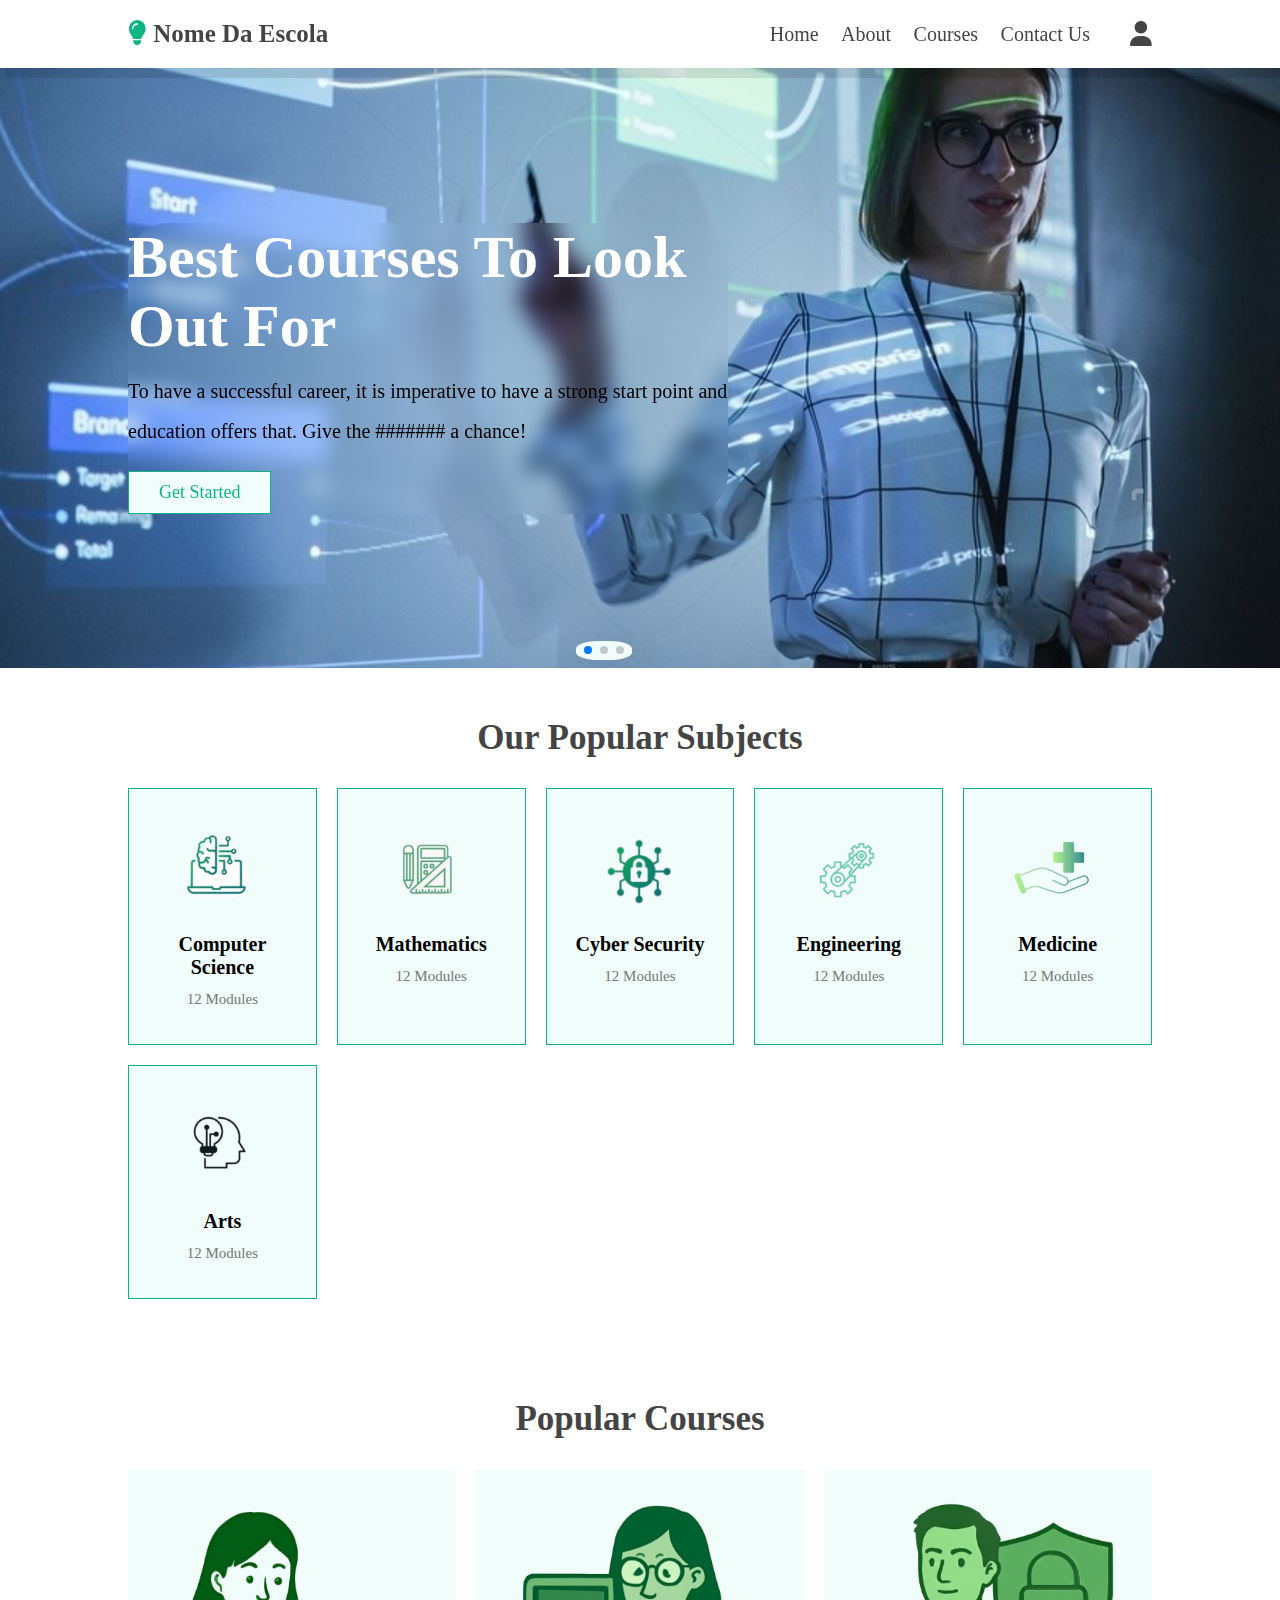
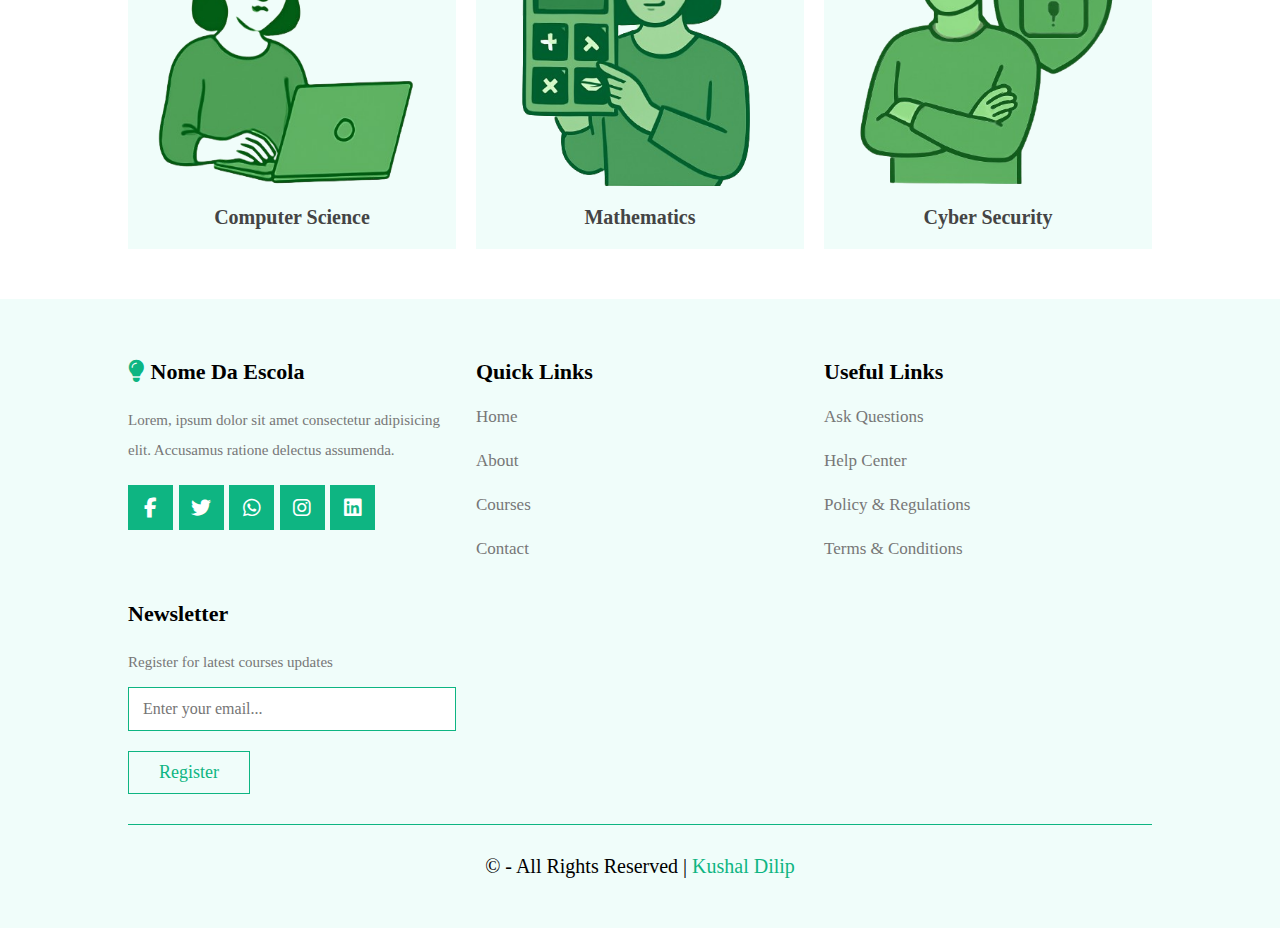
<file: index.html>
<!DOCTYPE html>
<html lang="en">
<head>
    <meta charset="UTF-8">
    <meta name="viewport" content="width=device-width, initial-scale=1.0">
    <title>Home</title>

    <!--    Link for Font Awesome CDN   -->
    <link rel="stylesheet" href="https://cdnjs.cloudflare.com/ajax/libs/font-awesome/6.7.2/css/all.min.css">
    <!--    Swiper CSS Link     -->
    <link rel="stylesheet" href="https://cdn.jsdelivr.net/npm/swiper@11/swiper-bundle.min.css"/>
    <!--    Linking the style.css file  -->
    <link rel="stylesheet" href="Assets/style.css">
</head>
<body>
    <!--    Header start point  -->
    <header class="header">
        <a href="#" class="logo"><i class="fas fa-lightbulb"></i> Nome da Escola</a>

        <nav class="navbar">
            <div id="close-navbar" class="fas fa-times"></div>
            <a href="index.html">Home</a>
            <a href="about.html">About</a>
            <a href="courses.html">Courses</a>
            <a href="contact.html">Contact us</a>
        </nav>
        <div class="icons">
            <div id="account-btn" class="fas fa-user"></div>
            <div id="menu-btn" class="fas fa-bars"></div>
        </div>
    </header>

    <!--    Account form start point  -->
    <div class="account-form">
        <div id="close-form" class="fas fa-times"></div>


        <div class="buttons">
            <span class="btn active login-btn">Login</span>
            <span class="btn register-btn">Register</span>
        </div>

        <form class="login-form active" action="">
            <h3>login now</h3>
            <input type="email" placeholder="Enter your email..." class="box">
            <input type="password" placeholder="Enter your password..." class="box">
            <div class="flex">
                <input type="checkbox" name="" id="remember-me">
                <label for="remember-me">remember me</label>
                <a href="#">Forgot Password?</a>
            </div>
            <input type="submit" value="login now" class="btn">
        </form>

        <form class="register-form" action="">
            <h3>Register now</h3>
            <input type="email" placeholder="Enter your email..." class="box">
            <input type="password" placeholder="Enter your password..." class="box">
            <input type="password" placeholder="Confirm your password..." class="box">
            
            <input type="submit" value="register now" class="btn">
        </form>
    </div>
    <!--    Account form end point  -->
    <!--    Header end point  -->

    <!--    Home Section start point    -->
        <section class="home">
            <div class="swiper home-slider">
                <div class="swiper-wrapper">
                    <section class="swiper-slide slide" style="background: url(Images/student_home_slider1.jpg) no-repeat;">
                        <div class="content">
                            <h3>Best Courses to look out for</h3>
                            <p>To have a successful career, it is imperative to have a strong start point and education offers that. Give the ####### a chance!</p>
                            <a href="#" class="btn">Get Started</a>
                        </div>
                    </section>
                    <section class="swiper-slide slide" style="background: url(Images/student_home_slider2.jpeg) no-repeat;">
                        <div class="content">
                            <h3>Best Courses to look out for</h3>
                            <p>To have a successful career, it is imperative to have a strong start point and education offers that. Give the ####### a chance!</p>
                            <a href="#" class="btn">Get Started</a>
                        </div>
                    </section>
                    <section class="swiper-slide slide" style="background: url(Images/student_home_slider3.jpeg) no-repeat;">
                        <div class="content">
                            <h3>Best Courses to look out for</h3>
                            <p>To have a successful career, it is imperative to have a strong start point and education offers that. Give the ####### a chance!</p>
                            <a href="#" class="btn">Get Started</a>
                        </div>
                    </section>
                </div>
                <div class="swiper-pagination"></div>
            </div>
        </section>
    <!--    Home Section end point      -->

    <!--    Subjects Section start point    -->
        <section class="subjects">
            <h1 class="heading">Our popular subjects</h1>
            <div class="box-container">
                <div class="box">
                    <img src="Images/logo_compsci.png" alt="">
                    <h3>Computer Science</h3>
                    <p>12 Modules</p>
                </div>
                <div class="box">
                    <img src="Images/logo_maths.png" alt="">
                    <h3>Mathematics</h3>
                    <p>12 Modules</p>
                </div>
                <div class="box">
                    <img src="Images/logo_cybersec.png" alt="">
                    <h3>Cyber Security</h3>
                    <p>12 Modules</p>
                </div>
                <div class="box">
                    <img src="Images/logo_engineering.png" alt="">
                    <h3>Engineering</h3>
                    <p>12 Modules</p>
                </div>
                <div class="box">
                    <img src="Images/logo_medicine.png" alt="">
                    <h3>Medicine</h3>
                    <p>12 Modules</p>
                </div>
                <div class="box">
                    <img src="Images/logo_arts.png" alt="">
                    <h3>Arts</h3>
                    <p>12 Modules</p>
                </div>
            </div>
            
        </section>

    <!--    Subjects Section end point    -->

    <!--    Home Courses Slider Section start point    -->
        <section class="home-courses">
            <h1 class="heading">Popular Courses </h1>

            <div class="swiper home-courses-slider">
                <div class="swiper-wrapper">
                    <div class="swiper-slide slide">
                        <div class="image">
                            <img src="Images/course_Compsci.png" alt="">
                            <h3>Computer Science</h3>
                        </div>
                        <div class="content">
                            <h3>Computer Science</h3>
                            <p>Lorem ipsum dolor sit amet, consectetur adipisicing elit. Eaque culpa corporis nemo.!</p>
                            <a href="#" class="btn">Read more</a>
                        </div>
                    </div>

                    <div class="swiper-slide slide">
                        <div class="image">
                            <img src="Images/course_Maths.png" alt="">
                            <h3>Mathematics</h3>
                        </div>
                        <div class="content">
                            <h3>Mathematics</h3>
                            <p>Lorem ipsum dolor sit amet, consectetur adipisicing elit. Eaque culpa corporis nemo.!</p>
                            <a href="#" class="btn">Read more</a>
                        </div>
                    </div>

                    <div class="swiper-slide slide">
                        <div class="image">
                            <img src="Images/course_CyberSec.png" alt="">
                            <h3>Cyber Security</h3>
                        </div>
                        <div class="content">
                            <h3>Cyber Security</h3>
                            <p>Lorem ipsum dolor sit amet, consectetur adipisicing elit. Eaque culpa corporis nemo.!</p>
                            <a href="#" class="btn">Read more</a>
                        </div>
                    </div>

                    <div class="swiper-slide slide">
                        <div class="image">
                            <img src="Images/course_Eng.png" alt="">
                            <h3>Engineering</h3>
                        </div>
                        <div class="content">
                            <h3>Engineering</h3>
                            <p>Lorem ipsum dolor sit amet, consectetur adipisicing elit. Eaque culpa corporis nemo.!</p>
                            <a href="#" class="btn">Read more</a>
                        </div>
                    </div>

                    <div class="swiper-slide slide">
                        <div class="image">
                            <img src="Images/course_Med.png" alt="">
                            <h3>Medicine</h3>
                        </div>
                        <div class="content">
                            <h3>Medicine</h3>
                            <p>Lorem ipsum dolor sit amet, consectetur adipisicing elit. Eaque culpa corporis nemo.!</p>
                            <a href="#" class="btn">Read more</a>
                        </div>
                    </div>

                    <div class="swiper-slide slide">
                        <div class="image">
                            <img src="Images/course_Arts.png" alt="">
                            <h3>Arts</h3>
                        </div>
                        <div class="content">
                            <h3>Arts</h3>
                            <p>Lorem ipsum dolor sit amet, consectetur adipisicing elit. Eaque culpa corporis nemo.!</p>
                            <a href="#" class="btn">Read more</a>
                        </div>
                    </div>
                </div>
            </div>
        </section>
    <!--    Home Courses Slider Section end point    -->
    












    <!--    Footer start point  -->
    <section class="footer">
        <div class="box-container">
            <div class="box">
                <h3> <i class="fas fa-lightbulb"></i> Nome da escola</h3>
                <p>Lorem, ipsum dolor sit amet consectetur adipisicing elit. Accusamus ratione delectus assumenda.</p>
                <div class="share">
                    <a href="#" class="fab fa-facebook-f"></a>
                    <a href="#" class="fab fa-twitter"></a>
                    <a href="#" class="fab fa-whatsapp"></a>
                    <a href="#" class="fab fa-instagram"></a>
                    <a href="#" class="fab fa-linkedin"></a>
                </div>
            </div>

            <div class="box">
                <h3>Quick Links</h3>
                <a href="index.html" class="link">Home</a>
                <a href="about.html" class="link">About</a>
                <a href="courses.html" class="link">Courses</a>
                <a href="contact.html" class="link">Contact</a>
            </div>

            <div class="box">
                <h3>Useful Links</h3>
                <a href="#" class="link">Ask Questions</a>
                <a href="#" class="link">Help Center</a>
                <a href="#" class="link">Policy & Regulations</a>
                <a href="#" class="link">Terms & Conditions</a>
            </div>

            <div class="box">
                <h3>Newsletter</h3>
                <p>Register for latest courses updates</p>
                <form action="">
                    <input type="email" name="" placeholder="Enter your email..." id="" class="email">
                    <input type="submit" value="Register" class="btn">
                </form>
            </div>
        </div>
        <div class="credit">© - All rights reserved |<span> Kushal Dilip</span></div>
    </section>


    

    <!--    Footer end point  -->



    <!--    Swiper JS Link    -->
    <script src="https://cdn.jsdelivr.net/npm/swiper@11/swiper-bundle.min.js"></script>


    <!--    Personal main.js    -->
    <script src="Assets/main.js"></script>

    
</body>
</html>
</file>
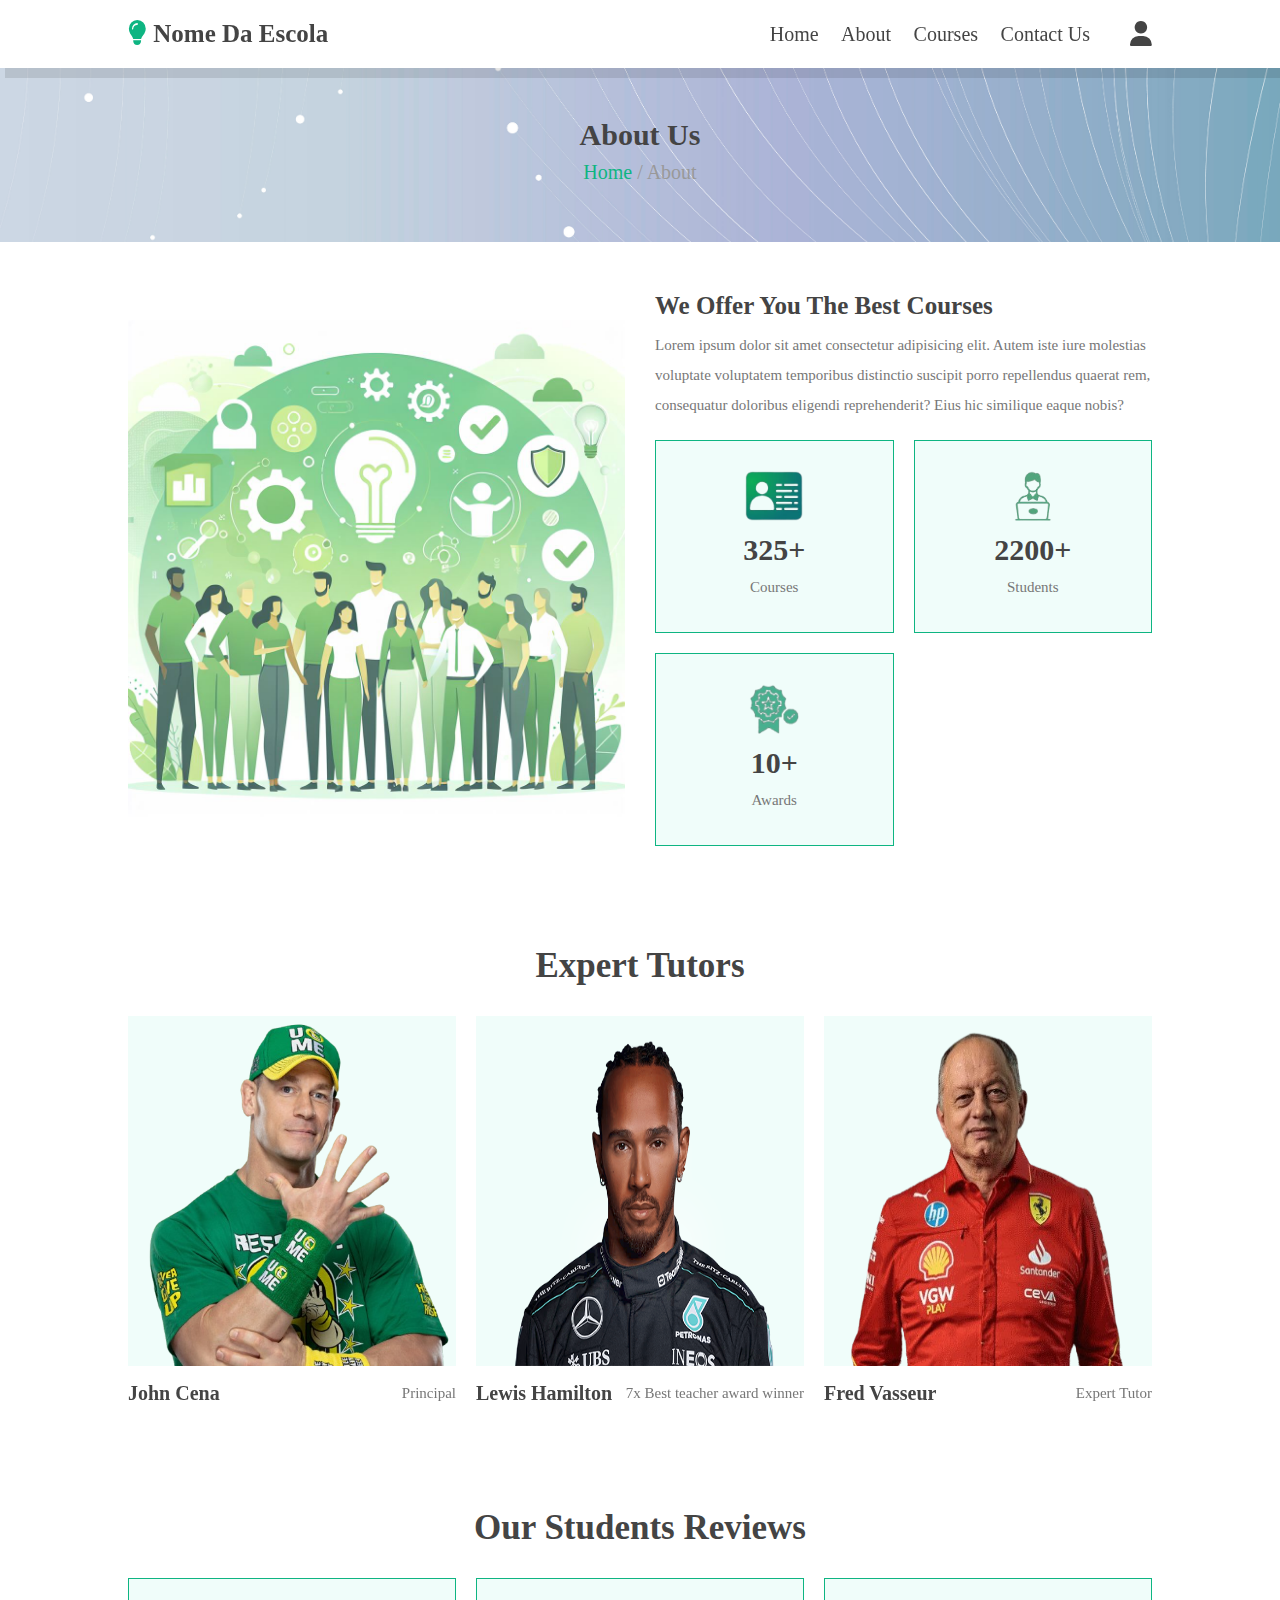
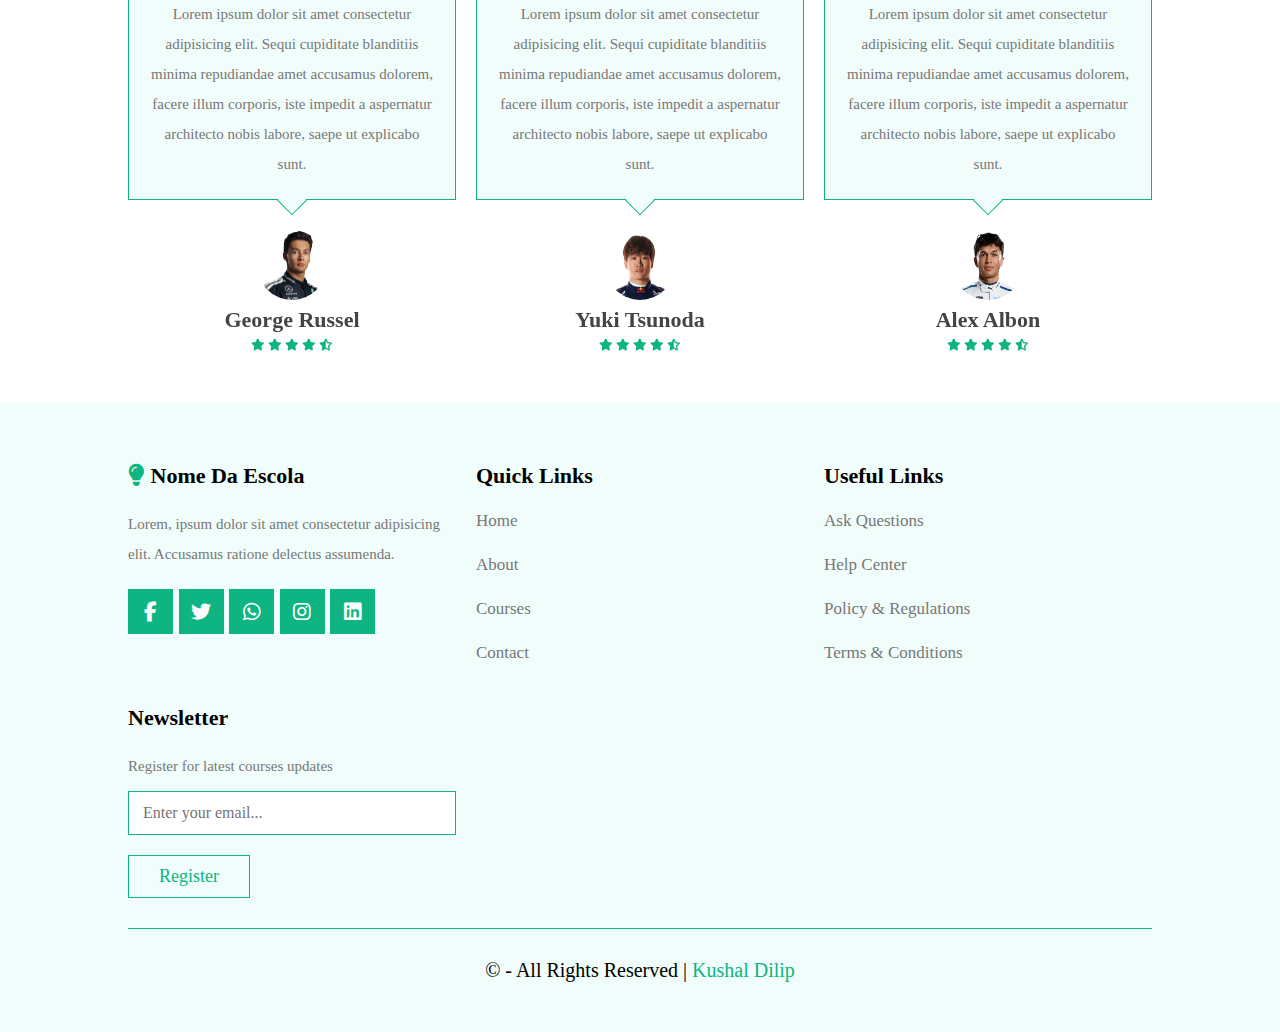
<file: about.html>
<!DOCTYPE html>
<html lang="en">
<head>
    <meta charset="UTF-8">
    <meta name="viewport" content="width=device-width, initial-scale=1.0">
    <title>About</title>

    <!--    Link for Font Awesome CDN   -->
    <link rel="stylesheet" href="https://cdnjs.cloudflare.com/ajax/libs/font-awesome/6.7.2/css/all.min.css">
     <!--    Swiper CSS Link     -->
    <link rel="stylesheet" href="https://cdn.jsdelivr.net/npm/swiper@11/swiper-bundle.min.css">
    <!--    Linking the style.css file  -->
    <link rel="stylesheet" href="Assets/style.css">
</head>
<body>
    <!--    Header start point  -->
    <header class="header">
        <a href="#" class="logo"><i class="fas fa-lightbulb"></i> Nome da Escola</a>

        <nav class="navbar">
            <div id="close-navbar" class="fas fa-times"></div>
            <a href="index.html">Home</a>
            <a href="about.html">About</a>
            <a href="courses.html">Courses</a>
            <a href="contact.html">Contact us</a>
        </nav>
        <div class="icons">
            <div id="account-btn" class="fas fa-user"></div>
            <div id="menu-btn" class="fas fa-bars"></div>
        </div>
    </header>

    <!--    Account form start point  -->
    <div class="account-form">
        <div id="close-form" class="fas fa-times"></div>


        <div class="buttons">
            <span class="btn active login-btn">Login</span>
            <span class="btn register-btn">Register</span>
        </div>

        <form class="login-form active" action="">
            <h3>login now</h3>
            <input type="email" placeholder="Enter your email..." class="box">
            <input type="password" placeholder="Enter your password..." class="box">
            <div class="flex">
                <input type="checkbox" name="" id="remember-me">
                <label for="remember-me">remember me</label>
                <a href="#">Forgot Password?</a>
            </div>
            <input type="submit" value="login now" class="btn">
        </form>

        <form class="register-form" action="">
            <h3>Register now</h3>
            <input type="email" placeholder="Enter your email..." class="box">
            <input type="password" placeholder="Enter your password..." class="box">
            <input type="password" placeholder="Confirm your password..." class="box">
            
            <input type="submit" value="register now" class="btn">
        </form>
    </div>
    <!--    Account form end point  -->
    <!--    Header end point  -->

    <section class="heading-link">
        <h3>About us</h3>
        <p><a href="index.html">Home</a> / About</p>
    </section>

    <!--    About Section start point   -->
    <section class="about">
        <div class="images">
            <img src="Images/about_us_img.png" alt="">
        </div>
        <div class="content">
            <h3 class="about-title">We offer you the best courses</h3>
            <p>Lorem ipsum dolor sit amet consectetur adipisicing elit. Autem iste iure molestias voluptate voluptatem temporibus distinctio suscipit porro repellendus quaerat rem, consequatur doloribus eligendi reprehenderit? Eius hic similique eaque nobis?</p>
            <div class="icons-container">
                <div class="icons">
                    <img src="Images/about_us_icon.png" alt="">
                    <h3>325+</h3>
                    <span>Courses</span>
                </div>
                <div class="icons">
                    <img src="Images/students_icon.png" alt="">
                    <h3>2200+</h3>
                    <span>Students</span>
                </div>
                <div class="icons">
                    <img src="Images/awards_icon.png" alt="">
                    <h3>10+</h3>
                    <span>Awards</span>
                </div>
            </div>
        </div>
 
    </section>
    <!--    About Section end point   -->


    <!--    Teachers Section start point  -->
    <section class="teachers">
        <h1 class="heading">Expert tutors</h1>
        <div class="swiper teachers-slider">
            <div class="swiper-wrapper">
                
                <div class="swiper-slide slide">
                    <div class="image">
                        <img src="Images/John_Cena.png" alt="">
                        <div class="share">
                            <a href="#" class="fab fa-facebook-f"></a>
                            <a href="#" class="fab fa-twitter"></a>
                            <a href="#" class="fab fa-whatsapp"></a>
                            <a href="#" class="fab fa-instagram"></a>
                            <a href="#" class="fab fa-linkedin"></a>
                        </div>
                    </div>
                

                    <div class="content">
                        <h3>John Cena</h3>
                        <span>Principal</span>
                    </div>
                </div>

                <div class="swiper-slide slide">
                    <div class="image">
                        <img src="Images/Lewis_Hamilton.png" alt="">
                        <div class="share">
                            <a href="#" class="fab fa-facebook-f"></a>
                            <a href="#" class="fab fa-twitter"></a>
                            <a href="#" class="fab fa-whatsapp"></a>
                            <a href="#" class="fab fa-instagram"></a>
                            <a href="#" class="fab fa-linkedin"></a>
                        </div>
                    </div>

                    <div class="content">
                        <h3>Lewis Hamilton</h3>
                        <span>7x Best teacher award winner</span>
                    </div>
                </div>

                <div class="swiper-slide slide">
                    <div class="image">
                        <img src="Images/Fred_Vasseur.png" alt="">
                        <div class="share">
                            <a href="#" class="fab fa-facebook-f"></a>
                            <a href="#" class="fab fa-twitter"></a>
                            <a href="#" class="fab fa-whatsapp"></a>
                            <a href="#" class="fab fa-instagram"></a>
                            <a href="#" class="fab fa-linkedin"></a>
                        </div>
                    </div>

                    <div class="content">
                        <h3>Fred Vasseur</h3>
                        <span>Expert Tutor</span>
                    </div>
                </div>

                <div class="swiper-slide slide">
                    <div class="image">
                        <img src="Images/Toto_Wolff.png" alt="">
                        <div class="share">
                            <a href="#" class="fab fa-facebook-f"></a>
                            <a href="#" class="fab fa-twitter"></a>
                            <a href="#" class="fab fa-whatsapp"></a>
                            <a href="#" class="fab fa-instagram"></a>
                            <a href="#" class="fab fa-linkedin"></a>
                        </div>
                    </div>

                    <div class="content">
                        <h3>Toto Wolff</h3>
                        <span>Expert Tutor</span>
                    </div>
                </div>

                <div class="swiper-slide slide">
                    <div class="image">
                        <img src="Images/Max Verstappen.png" alt="">
                        <div class="share">
                            <a href="#" class="fab fa-facebook-f"></a>
                            <a href="#" class="fab fa-twitter"></a>
                            <a href="#" class="fab fa-whatsapp"></a>
                            <a href="#" class="fab fa-instagram"></a>
                            <a href="#" class="fab fa-linkedin"></a>
                        </div>
                    </div>

                    <div class="content">
                        <h3>Max Verstappen</h3>
                        <span>4x Best teacher award winner</span>
                    </div>
                </div>

                <div class="swiper-slide slide">
                    <div class="image">
                        <img src="Images/James_Vowles.png" alt="">
                        <div class="share">
                            <a href="#" class="fab fa-facebook-f"></a>
                            <a href="#" class="fab fa-twitter"></a>
                            <a href="#" class="fab fa-whatsapp"></a>
                            <a href="#" class="fab fa-instagram"></a>
                            <a href="#" class="fab fa-linkedin"></a>
                        </div>
                    </div>

                    <div class="content">
                        <h3>James Vowles</h3>
                        <span>Expert Tutor</span>
                    </div>
                </div>
            </div>
        </div>
    </section>
    <!--    Teachers Section end point    -->


    <!--    Students Review Section start point -->
    <section class="reviews">
        <h1 class="heading"> Our students reviews</h1>
        <div class="swiper reviews-slider">
            <div class="swiper-wrapper">
                <div class="swiper-slide slide">
                    <p>Lorem ipsum dolor sit amet consectetur adipisicing elit. Sequi cupiditate blanditiis minima repudiandae amet accusamus dolorem, facere illum corporis, iste impedit a aspernatur architecto nobis labore, saepe ut explicabo sunt.</p>
                    <img src="Images/George_Russel.png" alt="">
                    <h3>George Russel</h3>
                    <div class="stars">
                        <i class="fas fa-star"></i>
                        <i class="fas fa-star"></i>
                        <i class="fas fa-star"></i>
                        <i class="fas fa-star"></i>
                        <i class="fas fa-star-half-alt"></i>
                    </div>
                </div>
                <div class="swiper-slide slide">
                    <p>Lorem ipsum dolor sit amet consectetur adipisicing elit. Sequi cupiditate blanditiis minima repudiandae amet accusamus dolorem, facere illum corporis, iste impedit a aspernatur architecto nobis labore, saepe ut explicabo sunt.</p>
                    <img src="Images/Yuki_Tsunoda.png" alt="">
                    <h3>Yuki Tsunoda</h3>
                    <div class="stars">
                        <i class="fas fa-star"></i>
                        <i class="fas fa-star"></i>
                        <i class="fas fa-star"></i>
                        <i class="fas fa-star"></i>
                        <i class="fas fa-star-half-alt"></i>
                    </div>
                </div>
                <div class="swiper-slide slide">
                    <p>Lorem ipsum dolor sit amet consectetur adipisicing elit. Sequi cupiditate blanditiis minima repudiandae amet accusamus dolorem, facere illum corporis, iste impedit a aspernatur architecto nobis labore, saepe ut explicabo sunt.</p>
                    <img src="Images/Alex_Albon.png" alt="">
                    <h3>Alex Albon</h3>
                    <div class="stars">
                        <i class="fas fa-star"></i>
                        <i class="fas fa-star"></i>
                        <i class="fas fa-star"></i>
                        <i class="fas fa-star"></i>
                        <i class="fas fa-star-half-alt"></i>
                    </div>
                </div>
                <div class="swiper-slide slide">
                    <p>Lorem ipsum dolor sit amet consectetur adipisicing elit. Sequi cupiditate blanditiis minima repudiandae amet accusamus dolorem, facere illum corporis, iste impedit a aspernatur architecto nobis labore, saepe ut explicabo sunt.</p>
                    <img src="Images/Kimi_Antonelli.png" alt="">
                    <h3>Kimi Antonelli</h3>
                    <div class="stars">
                        <i class="fas fa-star"></i>
                        <i class="fas fa-star"></i>
                        <i class="fas fa-star"></i>
                        <i class="fas fa-star"></i>
                        <i class="fas fa-star-half-alt"></i>
                    </div>
                </div>
                <div class="swiper-slide slide">
                    <p>Lorem ipsum dolor sit amet consectetur adipisicing elit. Sequi cupiditate blanditiis minima repudiandae amet accusamus dolorem, facere illum corporis, iste impedit a aspernatur architecto nobis labore, saepe ut explicabo sunt.</p>
                    <img src="Images/Carlos_Sainz.png" alt="">
                    <h3>Carlos Sainz</h3>
                    <div class="stars">
                        <i class="fas fa-star"></i>
                        <i class="fas fa-star"></i>
                        <i class="fas fa-star"></i>
                        <i class="fas fa-star"></i>
                        <i class="fas fa-star-half-alt"></i>
                    </div>
                </div>
                <div class="swiper-slide slide">
                    <p>Lorem ipsum dolor sit amet consectetur adipisicing elit. Sequi cupiditate blanditiis minima repudiandae amet accusamus dolorem, facere illum corporis, iste impedit a aspernatur architecto nobis labore, saepe ut explicabo sunt.</p>
                    <img src="Images/Charles_Leclerc.png" alt="">
                    <h3>Charles Leclerc</h3>
                    <div class="stars">
                        <i class="fas fa-star"></i>
                        <i class="fas fa-star"></i>
                        <i class="fas fa-star"></i>
                        <i class="fas fa-star"></i>
                        <i class="fas fa-star-half-alt"></i>
                    </div>
                </div>
            </div>
        </div>
    </section>
    <!--    Students Review Section end point   -->
    













    <!--    Footer start point  -->
    <section class="footer">
        <div class="box-container">
            <div class="box">
                <h3> <i class="fas fa-lightbulb"></i> Nome da escola</h3>
                <p>Lorem, ipsum dolor sit amet consectetur adipisicing elit. Accusamus ratione delectus assumenda.</p>
                <div class="share">
                    <a href="#" class="fab fa-facebook-f"></a>
                    <a href="#" class="fab fa-twitter"></a>
                    <a href="#" class="fab fa-whatsapp"></a>
                    <a href="#" class="fab fa-instagram"></a>
                    <a href="#" class="fab fa-linkedin"></a>
                </div>
            </div>

            <div class="box">
                <h3>Quick Links</h3>
                <a href="index.html" class="link">Home</a>
                <a href="about.html" class="link">About</a>
                <a href="courses.html" class="link">Courses</a>
                <a href="contact.html" class="link">Contact</a>
            </div>

            <div class="box">
                <h3>Useful Links</h3>
                <a href="#" class="link">Ask Questions</a>
                <a href="#" class="link">Help Center</a>
                <a href="#" class="link">Policy & Regulations</a>
                <a href="#" class="link">Terms & Conditions</a>
            </div>

            <div class="box">
                <h3>Newsletter</h3>
                <p>Register for latest courses updates</p>
                <form action="">
                    <input type="email" name="" placeholder="Enter your email..." id="" class="email">
                    <input type="submit" value="Register" class="btn">
                </form>
            </div>
        </div>
        <div class="credit">© - All rights reserved |<span> Kushal Dilip</span></div>
    </section>


    

    <!--    Footer end point  -->

    
    

    <!--    Swiper JS Link    -->
    <script src="https://cdn.jsdelivr.net/npm/swiper@11/swiper-bundle.min.js"></script>


    <!--    Personal main.js    -->
    <script src="Assets/main.js"></script>
</body>
</html>
</file>
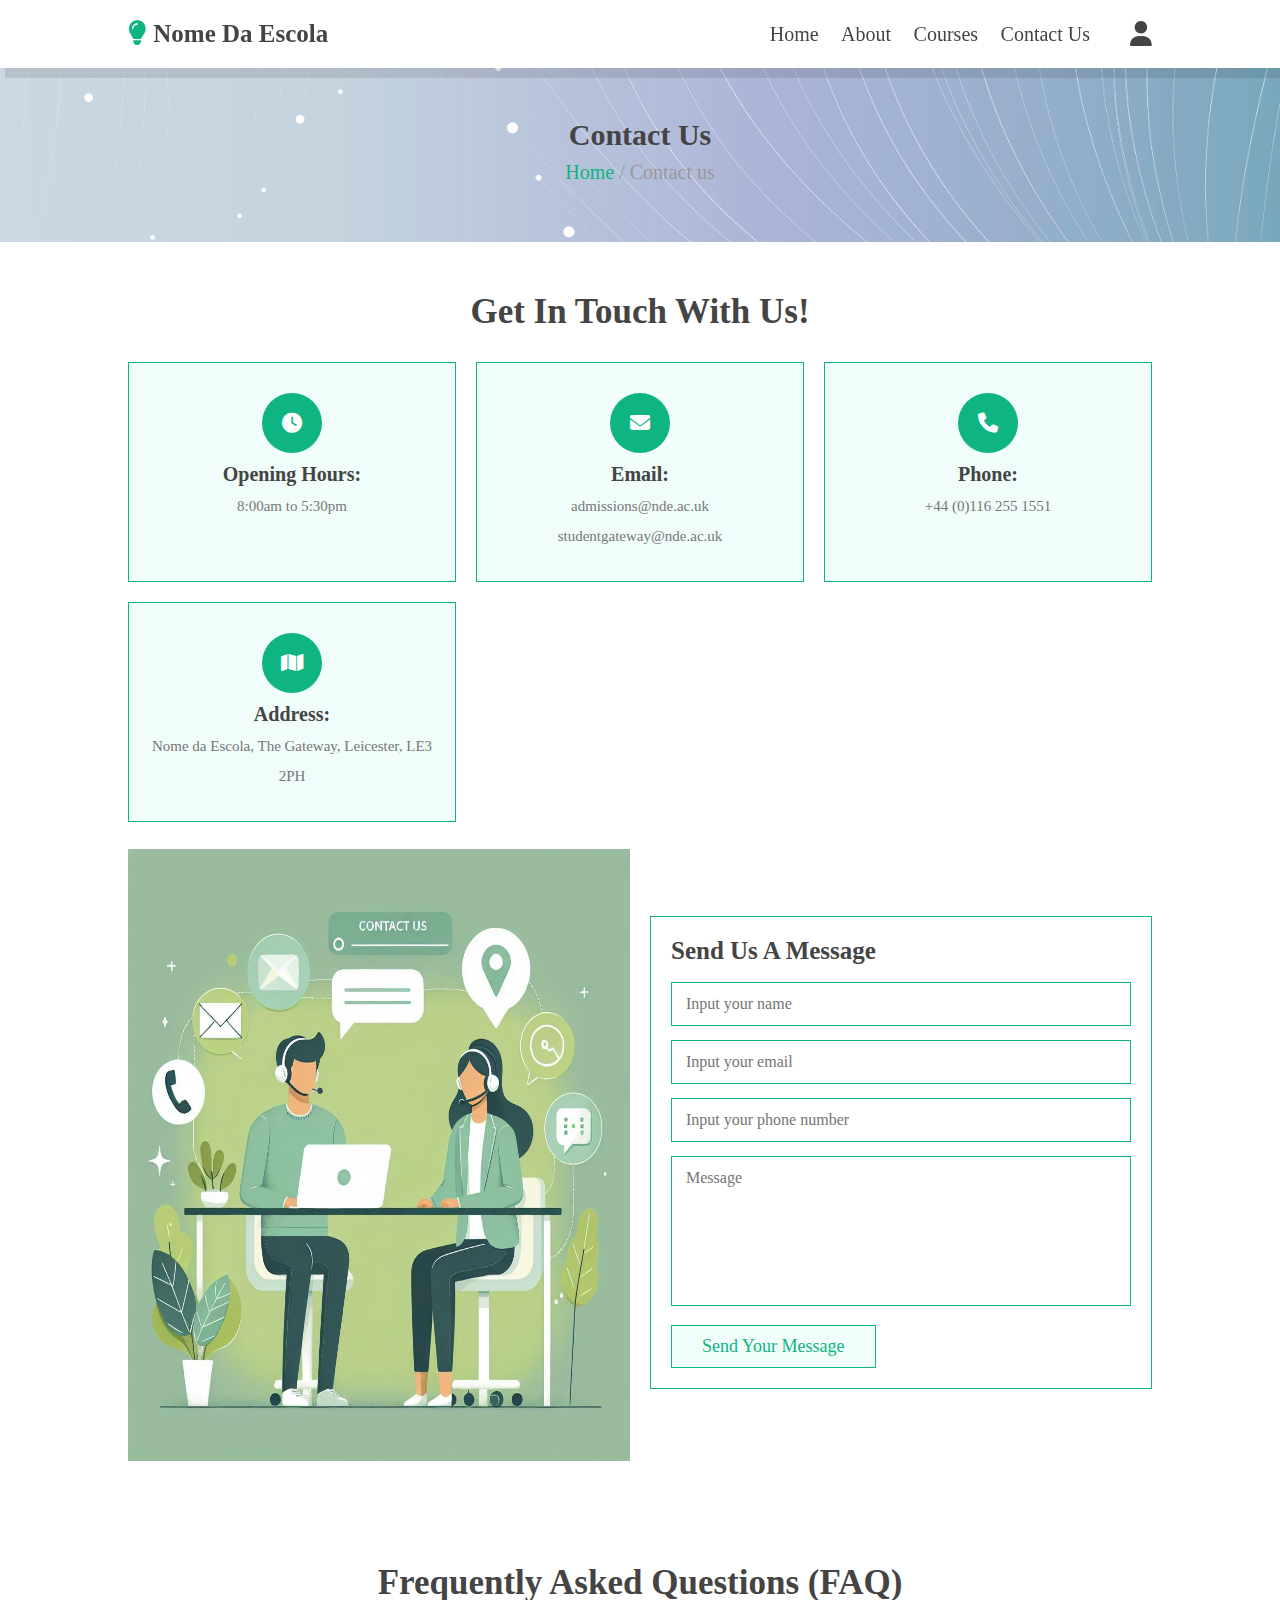
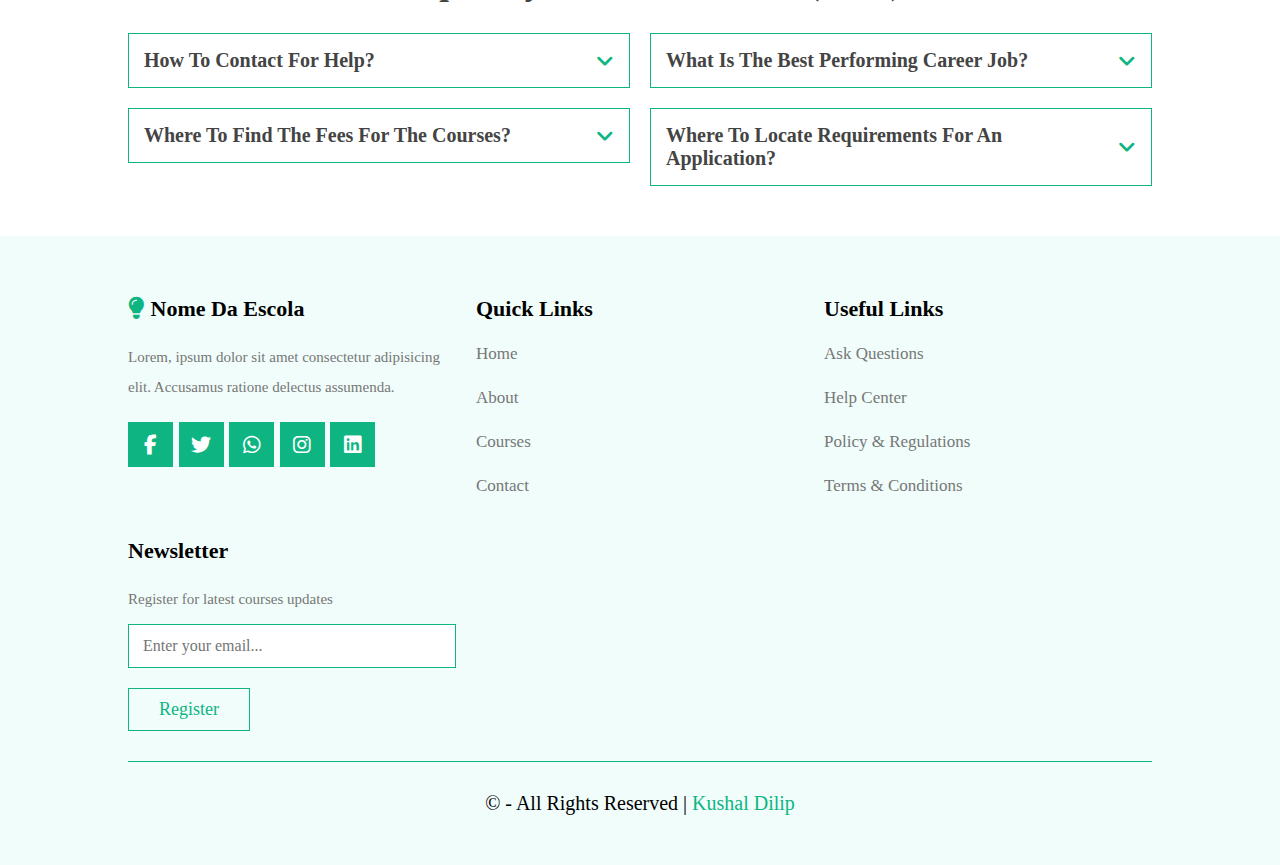
<file: contact.html>
<!DOCTYPE html>
<html lang="en">
<head>
    <meta charset="UTF-8">
    <meta name="viewport" content="width=device-width, initial-scale=1.0">
    <title>Contact us</title>

    <!--    Link for Font Awesome CDN   -->
    <link rel="stylesheet" href="https://cdnjs.cloudflare.com/ajax/libs/font-awesome/6.7.2/css/all.min.css">
     <!--    Swiper CSS Link     -->
    <link rel="stylesheet" href="https://cdn.jsdelivr.net/npm/swiper@11/swiper-bundle.min.css">
    <!--    Linking the style.css file  -->
    <link rel="stylesheet" href="Assets/style.css">
</head>
<body>
    <!--    Header start point  -->
    <header class="header">
        <a href="#" class="logo"><i class="fas fa-lightbulb"></i> Nome da Escola</a>

        <nav class="navbar">
            <div id="close-navbar" class="fas fa-times"></div>
            <a href="home.html">Home</a>
            <a href="about.html">About</a>
            <a href="courses.html">Courses</a>
            <a href="contact.html">Contact us</a>
        </nav>
        <div class="icons">
            <div id="account-btn" class="fas fa-user"></div>
            <div id="menu-btn" class="fas fa-bars"></div>
        </div>
    </header>

    <!--    Account form start point  -->
    <div class="account-form">
        <div id="close-form" class="fas fa-times"></div>


        <div class="buttons">
            <span class="btn active login-btn">Login</span>
            <span class="btn register-btn">Register</span>
        </div>

        <form class="login-form active" action="">
            <h3>login now</h3>
            <input type="email" placeholder="Enter your email..." class="box">
            <input type="password" placeholder="Enter your password..." class="box">
            <div class="flex">
                <input type="checkbox" name="" id="remember-me">
                <label for="remember-me">remember me</label>
                <a href="#">Forgot Password?</a>
            </div>
            <input type="submit" value="login now" class="btn">
        </form>

        <form class="register-form" action="">
            <h3>Register now</h3>
            <input type="email" placeholder="Enter your email..." class="box">
            <input type="password" placeholder="Enter your password..." class="box">
            <input type="password" placeholder="Confirm your password..." class="box">
            
            <input type="submit" value="register now" class="btn">
        </form>
    </div>
    <!--    Account form end point  -->
    <!--    Header end point  -->

    <section class="heading-link">
        <h3>Contact us</h3>
        <p><a href="home.html">Home</a> / Contact us</p>
    </section>

    <!-- Contact section start point     -->

    <section class="contact">
        <h1 class="heading">Get in touch with us!</h1>
        <div class="icons-container">
            <div class="icons">
                <i class="fas fa-clock"></i>
                <h3>Opening hours:</h3>
                <p>8:00am to 5:30pm</p>
            </div>

            <div class="icons">
                <i class="fas fa-envelope"></i>
                <h3>Email:</h3>
                <p>admissions@nde.ac.uk</p>
                <p>studentgateway@nde.ac.uk</p>
            </div>

            <div class="icons">
                
                <i class="fas fa-phone"></i>
                <h3>Phone:</h3>
                <p>+44 (0)116 255 1551</p>
            </div>

            <div class="icons">
                <i class="fas fa-map"></i>
                <h3>Address:</h3>
                <p>Nome da Escola, The Gateway, Leicester, LE3 2PH</p>
            </div>
        </div>
        <div class="row">
            <div class="image">
                <img src="Images/contact_us_img.jpeg" alt="">
            </div>
            <form action="">
                <h3>Send us a message</h3>
                <input type="text" placeholder="Input your name" class="box">
                <input type="email" placeholder="Input your email" class="box">
                <input type="number" placeholder="Input your phone number" class="box">
                <textarea name="" class="box" placeholder="Message" id="" cols="30" rows="10"></textarea>
                <input type="submit" value="Send your message" class="btn">
            </form>
        </div>
    </section>


    <!--   Contact section end point   -->


    <!--    FAQ Section start point    -->
    <section class="faq">
        <h1 class="heading">Frequently asked questions (FAQ)</h1>
        <div class="accordion-container">
            <div class="accordion">
                <div class="accordion-heading">
                    <h3>How to contact for help?</h3>
                    <i class="fas fa-angle-down"></i>
                </div>
                <p class="accordion-content">Lorem ipsum dolor, sit amet consectetur adipisicing elit. Quia, aperiam labore consequatur aliquam veniam, fuga quis neque eum ipsum illo ea ab omnis nulla rem tempore similique deleniti nemo ratione!
                </p>
            </div>
            <div class="accordion">
                <div class="accordion-heading">
                    <h3>What is the best performing career job?</h3>
                    <i class="fas fa-angle-down"></i>
                </div>
                <p class="accordion-content">Lorem ipsum dolor, sit amet consectetur adipisicing elit. Quia, aperiam labore consequatur aliquam veniam, fuga quis neque eum ipsum illo ea ab omnis nulla rem tempore similique deleniti nemo ratione!
                </p>
            </div>
            <div class="accordion">
                <div class="accordion-heading">
                    <h3>Where to find the fees for the courses?</h3>
                    <i class="fas fa-angle-down"></i>
                </div>
                <p class="accordion-content">Lorem ipsum dolor, sit amet consectetur adipisicing elit. Quia, aperiam labore consequatur aliquam veniam, fuga quis neque eum ipsum illo ea ab omnis nulla rem tempore similique deleniti nemo ratione!
                </p>
            </div>
            <div class="accordion">
                <div class="accordion-heading">
                    <h3>Where to locate requirements for an application?</h3>
                    <i class="fas fa-angle-down"></i>
                </div>
                <p class="accordion-content">Lorem ipsum dolor, sit amet consectetur adipisicing elit. Quia, aperiam labore consequatur aliquam veniam, fuga quis neque eum ipsum illo ea ab omnis nulla rem tempore similique deleniti nemo ratione!
                </p>
            </div>
        </div>
    </section>







    <!--    FAQ Section end point    -->







    <!--    Footer start point  -->
    <section class="footer">
        <div class="box-container">
            <div class="box">
                <h3> <i class="fas fa-lightbulb"></i> Nome da escola</h3>
                <p>Lorem, ipsum dolor sit amet consectetur adipisicing elit. Accusamus ratione delectus assumenda.</p>
                <div class="share">
                    <a href="#" class="fab fa-facebook-f"></a>
                    <a href="#" class="fab fa-twitter"></a>
                    <a href="#" class="fab fa-whatsapp"></a>
                    <a href="#" class="fab fa-instagram"></a>
                    <a href="#" class="fab fa-linkedin"></a>
                </div>
            </div>

            <div class="box">
                <h3>Quick Links</h3>
                <a href="home.html" class="link">Home</a>
                <a href="about.html" class="link">About</a>
                <a href="courses.html" class="link">Courses</a>
                <a href="contact.html" class="link">Contact</a>
            </div>

            <div class="box">
                <h3>Useful Links</h3>
                <a href="#" class="link">Ask Questions</a>
                <a href="#" class="link">Help Center</a>
                <a href="#" class="link">Policy & Regulations</a>
                <a href="#" class="link">Terms & Conditions</a>
            </div>

            <div class="box">
                <h3>Newsletter</h3>
                <p>Register for latest courses updates</p>
                <form action="">
                    <input type="email" name="" placeholder="Enter your email..." id="" class="email">
                    <input type="submit" value="Register" class="btn">
                </form>
            </div>
        </div>
        <div class="credit">© - All rights reserved |<span> Kushal Dilip</span></div>
    </section>


    

    <!--    Footer end point  -->


    

    <!--    Swiper JS Link    -->
    <script src="https://cdn.jsdelivr.net/npm/swiper@11/swiper-bundle.min.js"></script>


    <!--    Personal main.js    -->
    <script src="Assets/main.js"></script>
</body>
</html>
</file>
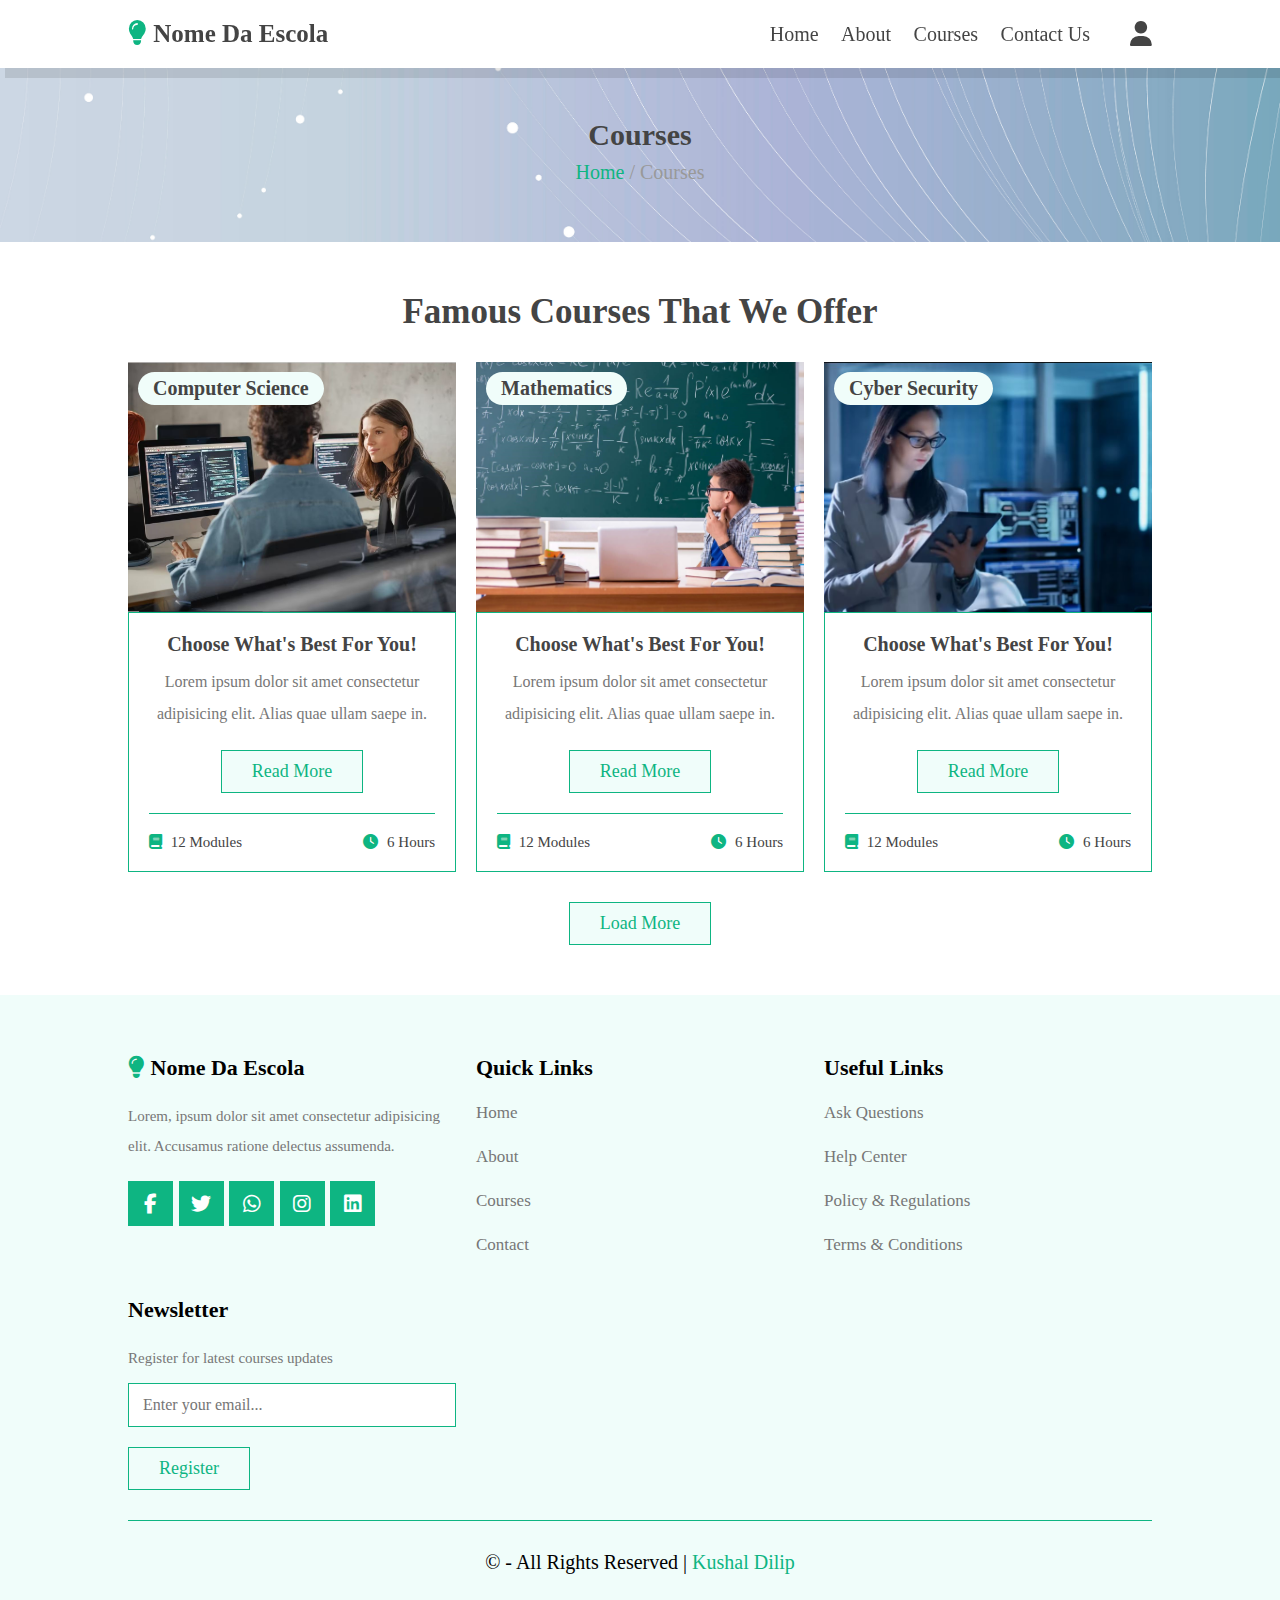
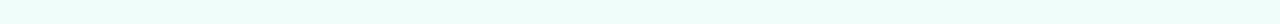
<file: courses.html>
<!DOCTYPE html>
<html lang="en">
<head>
    <meta charset="UTF-8">
    <meta name="viewport" content="width=device-width, initial-scale=1.0">
    <title>Courses</title>

    <!--    Link for Font Awesome CDN   -->
    <link rel="stylesheet" href="https://cdnjs.cloudflare.com/ajax/libs/font-awesome/6.7.2/css/all.min.css">
     <!--    Swiper CSS Link     -->
    <link rel="stylesheet" href="https://cdn.jsdelivr.net/npm/swiper@11/swiper-bundle.min.css">
    <!--    Linking the style.css file  -->
    <link rel="stylesheet" href="Assets/style.css">
</head>
<body>
    <!--    Header start point  -->
    <header class="header">
        <a href="#" class="logo"><i class="fas fa-lightbulb"></i> Nome da Escola</a>

        <nav class="navbar">
            <div id="close-navbar" class="fas fa-times"></div>
            <a href="index.html">Home</a>
            <a href="about.html">About</a>
            <a href="courses.html">Courses</a>
            <a href="contact.html">Contact us</a>
        </nav>
        <div class="icons">
            <div id="account-btn" class="fas fa-user"></div>
            <div id="menu-btn" class="fas fa-bars"></div>
        </div>
    </header>

    <!--    Account form start point  -->
    <div class="account-form">
        <div id="close-form" class="fas fa-times"></div>


        <div class="buttons">
            <span class="btn active login-btn">Login</span>
            <span class="btn register-btn">Register</span>
        </div>

        <form class="login-form active" action="">
            <h3>login now</h3>
            <input type="email" placeholder="Enter your email..." class="box">
            <input type="password" placeholder="Enter your password..." class="box">
            <div class="flex">
                <input type="checkbox" name="" id="remember-me">
                <label for="remember-me">remember me</label>
                <a href="#">Forgot Password?</a>
            </div>
            <input type="submit" value="login now" class="btn">
        </form>

        <form class="register-form" action="">
            <h3>Register now</h3>
            <input type="email" placeholder="Enter your email..." class="box">
            <input type="password" placeholder="Enter your password..." class="box">
            <input type="password" placeholder="Confirm your password..." class="box">
            
            <input type="submit" value="register now" class="btn">
        </form>
    </div>
    <!--    Account form end point  -->
    <!--    Header end point  -->



    <section class="heading-link">
        <h3>Courses</h3>
        <p><a href="index.html">Home</a> / Courses</p>
    </section>

    <!--    Courses Section start point -->

    <section class="courses">
        <h1 class="heading">Famous courses that we offer</h1>
        <div class="box-container">
            <div class="box">
                <div class="image">
                    <img src="Images/CompSci.JPG" alt="">
                    <h3>Computer Science</h3>
                </div>
                <div class="content">
                    <h3>Choose what's best for you!</h3>
                    <p>Lorem ipsum dolor sit amet consectetur adipisicing elit. Alias quae ullam saepe in.</p>
                    <a href="#" class="btn">Read More</a>
                    <div class="icons">
                        <span><i class="fas fa-book"></i> 12 modules </span>
                        <span><i class="fas fa-clock"></i> 6 hours </span>
                    </div>
                </div>
            </div>
            <div class="box">
                <div class="image">
                    <img src="Images/Maths.jpeg" alt="">
                    <h3>Mathematics</h3>
                </div>
                <div class="content">
                    <h3>Choose what's best for you!</h3>
                    <p>Lorem ipsum dolor sit amet consectetur adipisicing elit. Alias quae ullam saepe in.</p>
                    <a href="#" class="btn">Read More</a>
                    <div class="icons">
                        <span><i class="fas fa-book"></i> 12 modules </span>
                        <span><i class="fas fa-clock"></i> 6 hours </span>
                    </div>
                </div>
            </div>
            <div class="box">
                <div class="image">
                    <img src="Images/CyberSec.JPG" alt="">
                    <h3>Cyber Security</h3>
                </div>
                <div class="content">
                    <h3>Choose what's best for you!</h3>
                    <p>Lorem ipsum dolor sit amet consectetur adipisicing elit. Alias quae ullam saepe in.</p>
                    <a href="#" class="btn">Read More</a>
                    <div class="icons">
                        <span><i class="fas fa-book"></i> 12 modules </span>
                        <span><i class="fas fa-clock"></i> 6 hours </span>
                    </div>
                </div>
            </div>
            <div class="box hide">
                <div class="image">
                    <img src="Images/Engineering.png" alt="">
                    <h3>Mechanical Engineering</h3>
                </div>
                <div class="content">
                    <h3>Choose what's best for you!</h3>
                    <p>Lorem ipsum dolor sit amet consectetur adipisicing elit. Alias quae ullam saepe in.</p>
                    <a href="#" class="btn">Read More</a>
                    <div class="icons">
                        <span><i class="fas fa-book"></i> 12 modules </span>
                        <span><i class="fas fa-clock"></i> 6 hours </span>
                    </div>
                </div>
            </div>
            <div class="box hide">
                <div class="image">
                    <img src="Images/Medicine.jpg" alt="">
                    <h3>Medical Science</h3>
                </div>
                <div class="content">
                    <h3>Choose what's best for you!</h3>
                    <p>Lorem ipsum dolor sit amet consectetur adipisicing elit. Alias quae ullam saepe in.</p>
                    <a href="#" class="btn">Read More</a>
                    <div class="icons">
                        <span><i class="fas fa-book"></i> 12 modules </span>
                        <span><i class="fas fa-clock"></i> 6 hours </span>
                    </div>
                </div>
            </div>
            <div class="box hide">
                <div class="image">
                    <img src="Images/Arts.png" alt="">
                    <h3>Arts and Design</h3>
                </div>
                <div class="content">
                    <h3>Choose what's best for you!</h3>
                    <p>Lorem ipsum dolor sit amet consectetur adipisicing elit. Alias quae ullam saepe in.</p>
                    <a href="#" class="btn">Read More</a>
                    <div class="icons">
                        <span><i class="fas fa-book"></i> 12 modules </span>
                        <span><i class="fas fa-clock"></i> 6 hours </span>
                    </div>
                </div>
            </div>
        </div>

        <div class="load-more">
            <div class="btn">Load more</div>
        </div>
    </section>




    <!--    Courses Section end point   -->




























    <!--    Footer start point  -->
    <section class="footer">
        <div class="box-container">
            <div class="box">
                <h3> <i class="fas fa-lightbulb"></i> Nome da escola</h3>
                <p>Lorem, ipsum dolor sit amet consectetur adipisicing elit. Accusamus ratione delectus assumenda.</p>
                <div class="share">
                    <a href="#" class="fab fa-facebook-f"></a>
                    <a href="#" class="fab fa-twitter"></a>
                    <a href="#" class="fab fa-whatsapp"></a>
                    <a href="#" class="fab fa-instagram"></a>
                    <a href="#" class="fab fa-linkedin"></a>
                </div>
            </div>

            <div class="box">
                <h3>Quick Links</h3>
                <a href="index.html" class="link">Home</a>
                <a href="about.html" class="link">About</a>
                <a href="courses.html" class="link">Courses</a>
                <a href="contact.html" class="link">Contact</a>
            </div>

            <div class="box">
                <h3>Useful Links</h3>
                <a href="#" class="link">Ask Questions</a>
                <a href="#" class="link">Help Center</a>
                <a href="#" class="link">Policy & Regulations</a>
                <a href="#" class="link">Terms & Conditions</a>
            </div>

            <div class="box">
                <h3>Newsletter</h3>
                <p>Register for latest courses updates</p>
                <form action="">
                    <input type="email" name="" placeholder="Enter your email..." id="" class="email">
                    <input type="submit" value="Register" class="btn">
                </form>
            </div>
        </div>
        <div class="credit">© - All rights reserved |<span> Kushal Dilip</span></div>
    </section>


    

    <!--    Footer end point  -->

    
    
    <!--    Swiper JS Link    -->
    <script src="https://cdn.jsdelivr.net/npm/swiper@11/swiper-bundle.min.js"></script>


    <!--    Personal main.js    -->
    <script src="Assets/main.js"></script>
</body>
</html>
</file>
<file: Assets/style.css>
/*--    GLOBAL SETTINGS FOR ESCOLA  --*/
* {
    font-family: 'Times New Roman', Times, serif;
    margin: 0;
    padding: 0;
    box-sizing: border-box;
    outline: none;
    border: none;
    text-decoration: none;
    transition: all .2s linear;
}

img {
    user-select: none;
}

:root {
    --green: #0eb582;
    --light-green: #f0fdfa;
    --light-color: #777;
    --light-white: #eee;
    --black: #444;
    --white: #fff;
    --border: .1rem solid var(--green);
    --box-shadow: 0.5rem 1rem rgba(0,0,0,.1);
}

/* Equivalent to @include grid(250px); */
.grid {
  display: grid;
  grid-template-columns: repeat(auto-fit, minmax(250px, 1fr));
  gap: 2rem;
}

/* Equivalent to @include titleText(2rem); */
.title-Text {
  font-size: 2rem;
  text-transform: capitalize;
  color: #000; /* Replace $black with actual color code */
}

/* Equivalent to @include graphSize(1rem); */
.graph-size {
  font-size: 1rem;
  line-height: 2;
  color: #999; /* Replace $light-color with actual color code */
}

html {
    font-size: 62.5%;
    overflow-x: hidden;

    &::-webkit-scrollbar {
        width: 1rem;
    }

    &::-webkit-scrollbar-track {
        background: transparent;
    }

    &::-webkit-scrollbar-thumb {
        background: var(--green);
    }
}

section {
    padding: 5rem 10%;
}

.heading {
    text-align: center;
    margin-bottom: 3rem;
    font-size: 3.5rem;
    text-transform: capitalize;
    color: var(--black);
}

.btn {
    display: inline-block;
    margin-top: 1rem;
    padding: 1rem 3rem;
    font-size: 1.8rem;
    border: var(--border);
    background: var(--light-green);
    color: var(--green);
    text-transform: capitalize;
}
.btn:hover {
    background: var(--green);
    color: var(--white);
}

.header {
    position: sticky;
    top: 0;
    left: 0;
    right: 0;
    background: var(--white);
    box-shadow: var(--box-shadow);
    padding: 2rem 10%;
    display: flex;
    align-items: center;
    z-index: 1000;
}
.header .logo {
    margin-right: auto;
    font-size: 2.5rem;
    text-transform: capitalize;
    color: var(--black);
    font-weight: bolder;
}

.header .logo i{
    color: var(--green);
}
.header .navbar {
    position: relative;
}
.header .navbar #close-navbar {
    position: absolute;
    top: 1.5rem;
    right: 2rem;
    font-size: 4rem;
    cursor: pointer;
    color: var(--black);
    display: none;
}
.header .navbar #close-navbar:hover {
    transform: rotate(90deg);
}

.header .navbar a {
    margin-right: 2rem;
    font-size: 2rem;
    text-transform: capitalize;
    color: var(--black);
}
.header .navbar a:hover {
    color: var(--green);
}

.header .icons div{
    cursor: pointer;
    font-size: 2.5rem;
    color: var(--black);
    margin-left: 2rem;
}
.header .icons div:hover {
    color: var(--green);
}

.header .icons #menu-btn {
    display: none;
}

.account-form {
    position: fixed;
    top: 0;
    right: -105%;
    width: 35rem;
    background: var(--white);
    display: flex;
    flex-flow: column;
    gap: 2rem;
    justify-content: center;
    height: 100%;
    z-index: 1200;
    padding: 2rem;
    text-align: center;
}

.account-form.active {
    right: 0;
    box-shadow: 0 0 0 100vw rgba(0,0,0,.8);
}

.account-form #close-form {
    position: absolute;
    top: 1.5rem;
    right: 2.5rem;
    font-size: 4rem;
    cursor: pointer;
    color: var(--black);
    
}
.account-form #close-form:hover {
    transform: rotate(90deg);
}

.account-form form {
    border: var(--border);
    padding: 2rem;
    display: none;
    
}
.account-form form.active {
    display: block;
}
.account-form form h3 {
    font-size: 2.5rem;
    text-transform: capitalize;
    padding-bottom: .5rem;
    text-transform: uppercase;
}
.account-form form .box {
    width: 100%;
    padding: 1.2rem 1.4rem;
    border: var(--border);
    font-size: 1.6rem;
    margin: .7rem 0;
}
.account-form form .flex {
    padding: 1rem 0;
    display: flex;
    align-items: center;
    gap: .5rem;
}

.account-form form .flex label {
    font-size: 1.5rem;
    text-transform: capitalize;
    color: var(--light-color);
    cursor: pointer;
}
.account-form form .flex a {
    font-size: 1.5rem;
    color: var(--light-color);
   margin-left: auto;
}
.account-form form .flex a:hover {
    text-decoration: underline;
    color: var(--green);
}

.account-form form .btn {
    width: 100%;
}

.account-form .buttons .btn {
    margin: 0.5rem;
}
.account-form .buttons .btn.active {
    background: var(--green);
    color: var(--white);
}

.subjects .box-container {
    display: grid;
    grid-template-columns: repeat(auto-fit, minmax(16rem, 1fr));
    gap: 2rem;
}
.subjects .box-container .box {
    padding: 3rem 2rem;
    text-align: center;
    border: var(--border);
    background: var(--light-green);
    cursor: pointer;
}
.subjects .box-container .box:hover {
    background: var(--green);
}
.subjects .box-container .box:hover h3 {
    color: var(--white);
}
.subjects .box-container .box:hover p {
    color: var(--light-green);
}
.subjects .box-container .box img {
    height: 10rem;
    margin-bottom: .7rem;
}
.subjects .box-container .box h3 {
    padding: .5rem 0;
    font-size: 2rem;
    text-transform: capitalize;
    color: #000;
}
.subjects .box-container .box p {
    font-size: 1.5rem;
    line-height: 2;
    color: var(--light-color);
}



.home-courses .slide {
    text-align: center;
    position: relative;
    background: var(--light-green);
    overflow: hidden;
}
.home-courses .slide:hover .content {
    bottom: 0;
}
.home-courses .slide .image {
    padding: 2rem;
    
}
.home-courses .slide .image img {
    max-width: 100%;
    margin-bottom: 1.5rem;
    height: 30rem;
}
.home-courses .slide .image h3 {
    font-size: 2rem;
    text-transform: capitalize;
    color: var(--black);
}

.home-courses .slide .content {
    position: absolute;
    bottom: -100%;
    right: 0;
    left: 0;
    background: var(--green);
    padding: 2rem 3rem;
}
.home-courses .slide .content h3 {
    font-size: 2rem;
    text-transform: capitalize;
    color: var(--white);
}
.home-courses .slide .content p {
    padding: 1rem 0;
    font-size: 1.5rem;
    line-height: 2;
    color: var(--light-white)
}
.btn:hover {
    background: var(--black);
}

















.footer {
    background: var(--light-green);
}
.footer .box-container {
    display: grid;
    grid-template-columns: repeat(auto-fit, minmax(25rem, 1fr));
    gap: 2rem;
}
.footer .box-container .box h3 {
    font-size: 2.2rem;
    text-transform: capitalize;
    color: #000;
    padding: 1rem 0;
}
.footer .box-container .box h3 i {
    color: var(--green);
}
.footer .box-container .box .share {
    margin-top: 1rem;
}
.footer .box-container .box .share a {
    height: 4.5rem;
    width: 4.5rem;
    line-height: 4.5rem;
    font-size: 2rem;
    background-color: var(--green);
    text-align: center;
    color: var(--white);
    margin-right: .3rem;
}
.footer .box-container .box .share a:hover {
    background-color: var(--black);
}

.footer .box-container .box .link {
    font-size: 1.7rem;
    line-height: 2;
    color: var(--light-color);
    padding: .5rem 0;
    display: block;
}
.footer .box-container .box .link:hover {
    color: var(--green);
    text-decoration: underline;
}
.footer .box-container .box p {
    font-size: 1.5rem;
    line-height: 2;
    color: var(--light-color);
    padding: 1rem 0;
    display: block;
}

.footer .box-container .box .email {
    width: 100%;
    padding: 1.2rem 1.4rem;
    font-size: 1.6rem;
    border: var(--border);
    margin-bottom: 1rem;
}
.footer .credit {
    text-align: center;
    margin-top: 3rem;
    padding-top: 3rem;
    font-size: 2rem;
    text-transform: capitalize;
    color: #000;
    border-top: var(--border);
}
.footer .credit span {
    color: var(--green);
    cursor: crosshair;
}



.home {
    padding: 0;
}
.home .slide {
    display: flex;
    align-items: center;
    height: 60rem;
    background-size: cover;
    background-position: center !important;
}
.home .slide .content {
    width: 60rem;
    background-color: transparent;
    backdrop-filter: blur(10px);
    border-radius: 4rem;
}
.home .slide .content h3 {
    font-size: 6rem;
    text-transform: capitalize;
    color: var(--white);
}
.home .slide .content p {
    font-size: 2rem;
    line-height: 2;
    color: black;
    padding: 1rem 0;

}

.home .home-slider .swiper-pagination {
    background: var(--light-green);
    max-width: fit-content;
    margin-left: 45%;
    padding: 0.4rem;
    border-radius: 40%;
    
}


/*--    About Us    --*/
.heading-link {
    text-align: center;
    background: url(../Images/heading_bg.jpg) no-repeat;
    background-size: cover;
    background-position: center;
}
.heading-link h3 {
    font-size: 3rem;
    text-transform: capitalize;
    color: var(--black);
}
.heading-link p {
    font-size: 2rem;
    line-height: 2;
    color: #999;
}
.heading-link p a {
    color: var(--green);
}
.heading-link p a:hover {
    text-decoration: underline;
}

.about {
    display: flex;
    align-items: center;
    flex-wrap: wrap;
    gap: 3rem;
}
.about .images {
    flex: 1 1 40rem;
}
.about .images img {
    width: 100%;
}

.about .content {
    flex: 1 1 40rem;
}

.about .content .about-title {
    font-size: 2.5rem;
    text-transform: capitalize;
    color: var(--black);
}
.about .content p {
    font-size: 1.5rem;
    line-height: 2;
    color: var(--light-color);
    padding: 1rem 0;
}

.about .content .icons-container {
    margin-top: 1rem;
    display: grid;
    grid-template-columns: repeat(auto-fit, minmax(16rem, 1fr));
    gap: 2rem;
}
.about .content .icons-container .icons {
    flex: 1 1 12rem;
    text-align: center;
    padding: 3rem 2rem;
    border: var(--border);
    background: var(--light-green);
}
.about .content .icons-container .icons img {
    height: 5rem;
    margin-bottom: .5rem;
}
.about .content .icons-container .icons h3 {
    font-size: 3rem;
    text-transform: capitalize;
    color: var(--black);
    padding: .5rem 0;
}
.about .content .icons-container .icons span {
    font-size: 1.5rem;
    line-height: 2;
    color: var(--light-color);
}


.teachers .slide {
    text-align: center;
}
.teachers .slide:hover .image img {
    background: var(--green);
}
.teachers .slide:hover .image .share {
    bottom: 0;
}
.teachers .slide .image {
    position: relative;
    overflow: hidden;
}
.teachers .slide .image img {
    background: var(--light-green);
    width: 100%;
    height: 35rem;
}
.teachers .slide .image .share {
    position: absolute;
    bottom: -10rem;
    left: 0;
    right: 0;
    background: rgba(0,0,0,.8);
    padding: 2rem;
}
.teachers .slide .image .share a {
    font-size: 3rem;
    margin: 0 1rem;
    color: var(--white);
}
.teachers .slide .image .share a:hover {
    color: var(--green);
}

.teachers .slide .content {
    display: flex;
    padding-top: 1rem;
    align-items: center;
    justify-content: space-between;
}
.teachers .slide .content h3 {
    font-size: 2rem;
    text-transform: capitalize;
    color: var(--black);
}
.teachers .slide .content span {
    font-size: 1.5rem;
    line-height: 2;
    color: var(--light-color);
}



.reviews .slide {
    text-align: center;
    
}
.reviews .slide p {
    font-size: 1.5rem;
    line-height: 2;
    color: var(--light-color);
    position: relative;
    background: var(--light-green);
    border: var(--border);
    margin-bottom: 3rem;
    padding: 2rem;
}
.reviews .slide p::before {
    content: '';
    position: absolute;
    bottom: -1.2rem;
    left: 50%;
    transform: translateX(-50%) rotate(45deg);
    background: var(--light-green);
    border-bottom: var(--border);
    border-right: var(--border);
    height: 2rem;
    width: 2rem;
}
.reviews .slide img {
    height: 7rem;
    width: 7rem;
    border-radius: 50%;
}
.reviews .slide h3 {
    font-size: 2.2rem;
    text-transform: capitalize;
    color: var(--black);
    padding: .5rem;
}
.reviews .slide .stars {
    font-size: 1.2rem;
    color: var(--green);
}



/*--    COURSES     --*/
.courses .box-container {
    display: grid;
    grid-template-columns: repeat(auto-fit, minmax(30rem, 1fr));
    gap: 2rem;
}
.courses .box-container .box:hover .image img {
    transform: scale(1.1);
}
.courses .box-container .box.hide {
    display: none;
}
.courses .box-container .box .image {
    height: 25rem;
    overflow: hidden;
    position: relative;
}
.courses .box-container .box .image img {
    height: 100%;
    width: 100%;
    object-fit: cover;
}
.courses .box-container .box .image h3 {
    font-size: 2rem;
    text-transform: capitalize;
    color: var(--black);
    position: absolute;
    top: 1rem;
    left: 1rem;
    padding: .5rem 1.5rem;
    background: var(--light-green);
    border-radius: 2rem;
}
.courses .box-container .box .content {
    padding: 2rem;
    text-align: center;
    border: var(--border);
}
.courses .box-container .box .content h3 {
    font-size: 2rem;
    text-transform: capitalize;
    color: var(--black);
}
.courses .box-container .box .content p {
    padding: 1rem 0;
    font-size: 1.6rem;
    line-height: 2;
    color: var(--light-color);
}
.courses .box-container .box .content .icons {
    display: flex;
    align-items: center;
    justify-content: space-between;
    margin-top: 2rem;
    padding-top: 2rem;
    border-top: var(--border);
}
.courses .box-container .box .content .icons span {
    font-size: 1.5rem;
    text-transform: capitalize;
    color: var(--black);
}
.courses .box-container .box .content .icons span i {
    color: var(--green);
    padding-right: .5rem;
}

.courses .load-more {
    margin-top: 2rem;
    text-align: center;
}




/*--    CONTACT US  --*/
.contact .icons-container {
    margin-top: 3rem;
    display: grid;
    grid-template-columns: repeat(auto-fit, minmax(25rem, 1fr));
    gap: 2rem;
}
.contact .icons-container .icons {
    text-align: center;
    padding: 3rem 2rem;
    border: var(--border);
    background: var(--light-green);
}
.contact .icons-container .icons i {
    height: 6rem;
    width: 6rem;
    line-height: 6rem;
    font-size: 2rem;
    border-radius: 50%;
    margin-bottom: .5rem;
    color: var(--white);
    background: var(--green);
}
.contact .icons-container .icons h3 {
    font-size: 2rem;
    text-transform: capitalize;
    color: var(--black);
    padding: .5rem 0;
}
.contact .icons-container .icons p {
    font-size: 1.5rem;
    line-height: 2;
    color: var(--light-color);
}

.contact .row {
    margin-top: 2rem;
    display: flex;
    align-items: center;
    flex-wrap: wrap;
    gap: 2rem;
}
.contact .row .image {
    flex: 1 1 40rem;
}
.contact .row .image img {
    width: 100%;
    height: 68vh;
    margin-top: 0.7rem;

}
.contact .row form {
    flex: 1 1 40rem;
    border: var(--border);
    padding: 2rem;
}
.contact .row form h3 {
    font-size: 2.5rem;
    text-transform: capitalize;
    color: var(--black);
    padding-bottom: 1rem;

}
.contact .row form .box {
    width: 100%;
    padding: 1.2rem 1.4rem;
    border: var(--border);
    font-size: 1.6rem;
    margin: .7rem 0;
}
.contact .row form .box:focus {
    background: var(--green);
    color: var(--white);
}
.contact .row form .box:focus::placeholder {
    color: var(--light-white);
}

.contact .row form textarea {
    height: 15rem;
    resize: none;
}


/*--    FAQ Section - CONTACTS PAGE     --*/
.faq .accordion-container {
    display: flex;
    flex-wrap: wrap;
    gap: 2rem;
    align-items: flex-start;
}
.faq .accordion-container .accordion {
    flex: 1 1 40rem;
    border: var(--border);
}
.faq .accordion-container .accordion.active .accordion-heading {
    background: var(--green);
}
.faq .accordion-container .accordion.active .accordion-heading h3 {
    color: var(--white);
}
.faq .accordion-container .accordion.active .accordion-heading i {
    color: var(--white);
    transform: rotate(180deg);
}
.faq .accordion-container .accordion.active .accordion-content {
    display: block;
}
.faq .accordion-container .accordion .accordion-heading {
    display: flex;
    align-items: center;
    justify-content: space-between;
    gap: 1rem;
    cursor: pointer;
    padding: 1.5rem;
}
.faq .accordion-container .accordion .accordion-heading h3 {
    font-size: 2rem;
    text-transform: capitalize;
    color: var(--black);
}
.faq .accordion-container .accordion .accordion-heading i {
    font-size: 2rem;
    color: var(--green);
}

.faq .accordion-container .accordion .accordion-content {
    padding: 1.5rem;
    font-size: 1.5rem;
    line-height: 2;
    color: var(--light-color);
    border-top: var(--border);
    display: none;
}






    






























/*--    MEDIA QUERIES   --*/
@media (max-width:1200px) {
    .header {
        padding: 2rem 5%;
    }
    section {
    padding: 3rem 5%;
    }
}

@media (max-width:991px) {
    html {
        font-size: 55%;
    }
    .header {
        padding: 2rem;
    }
    section {
    padding: 3rem 2rem;
    }
}

@media (max-width:768px) {
    .header .icons #menu-btn {
        display: inline-block;
    }
    .header .navbar {
        position: fixed;
        top: 0;
        right: -105%;
        width: 30rem;
        background: var(--white);
        
        height: 100%;
        display: flex;
        flex-flow: column;
        justify-content: center;
        z-index: 1200;
    }
    .header .navbar #close-navbar {
        display: block;
    }
    .header .navbar.active {
        box-shadow: 0 0 0 100vw rgba(0,0,0,.8);
        right: 0;
    }
    .header .navbar a {
        display: block;
        margin: 1rem 0;
        text-align: center;
        font-size: 3rem;
    }
    .home .slide .content h3 {
        font-size: 3rem;
    }
    
}

@media (max-width:450px) {
    html {
        font-size: 50%;
    }

    .heading {
        font-size: 3rem;
    }
    .about .content .about-title {
        font-size: 4rem;
    }
}
</file>
